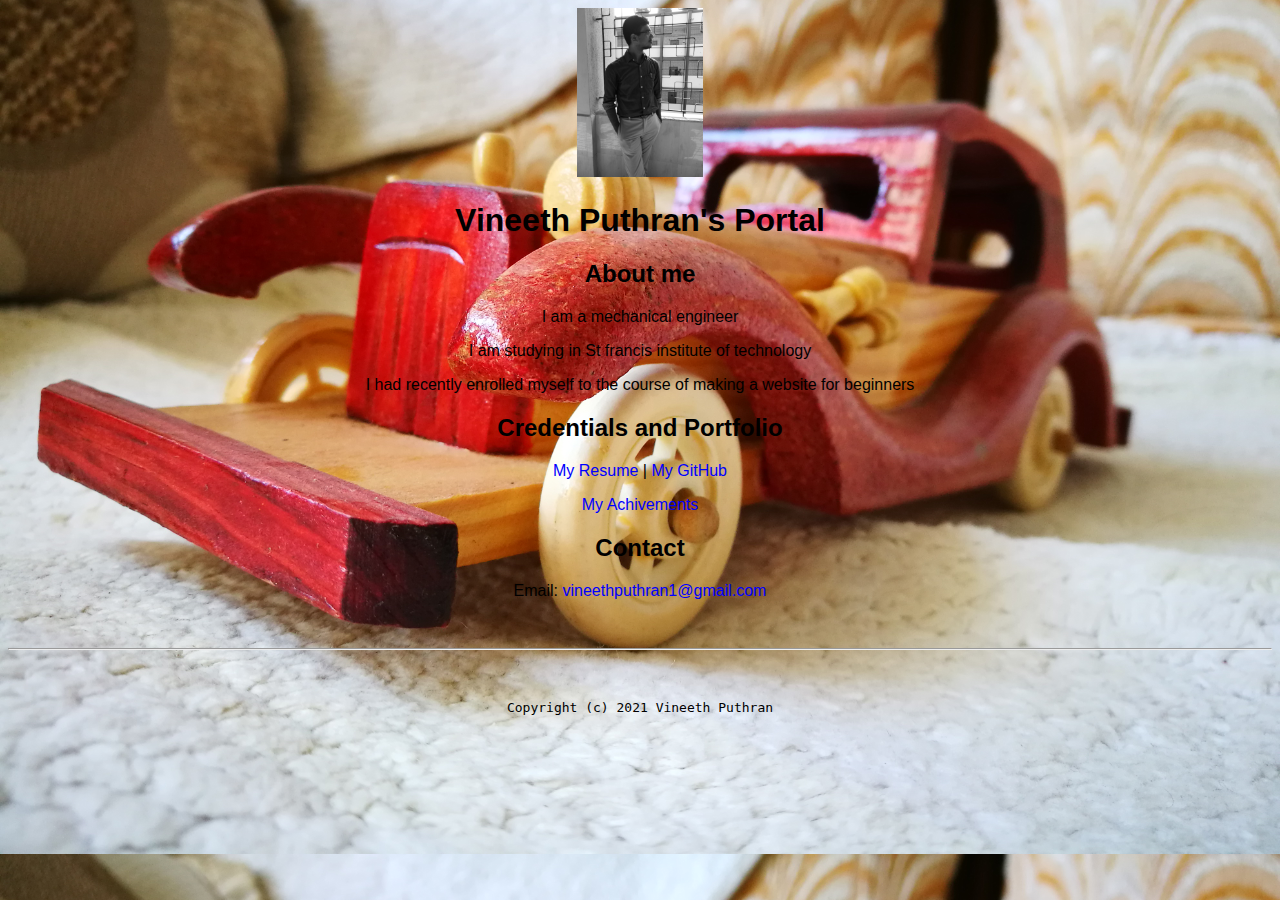
<file: index.html>
<!doctype html>

<!-- this is a comment for human! -->

<html lang="en">
  
  <header>
    <title>Vineeth Puthran's Potal</title>
    <link rel="stylesheet" href="css/master.css">
    <link rel="FaviconIcon" href="favicon.ico" type="image/x-icon">
    <link rel="shortcut" href="favicon.ico" type="image/x-icon">
    <meta name="viewport" content="width=device-width, initial-scale=1, shrink-to-fit=no">
    <meta name="name" content="Vineeth Puthran's Portal">
    <meta name="robots" content="noindex, nofoollow">

  </header>

  <body>
    <img src="images/profile.jpg" width="10%" height="10%"  alt ="banner">
    <h1>Vineeth Puthran's Portal</h1>
    <h2>About me</h2>
    <p>I am a mechanical engineer</p>
    <p>I am studying in St francis institute of technology</p>
    <p>I had recently enrolled myself to the course of making a website for beginners</p>
    <h2>Credentials and Portfolio</h2>

    <p><a href = "resume.html">My Resume</a> |<a href = "https://github.com/vineeth1075"> My GitHub</a></p>
    <p><a href = "a1.html">My Achivements</a></p>
    <h2>Contact</h2>

    <p>Email: <a href = "mailto:vineethputhran1@gmail.com">vineethputhran1@gmail.com</a></p>
  </body>

  <footer>
    <hr>
    <code>Copyright (c) 2021 Vineeth Puthran</code>
  </footer>

</html>
</file>
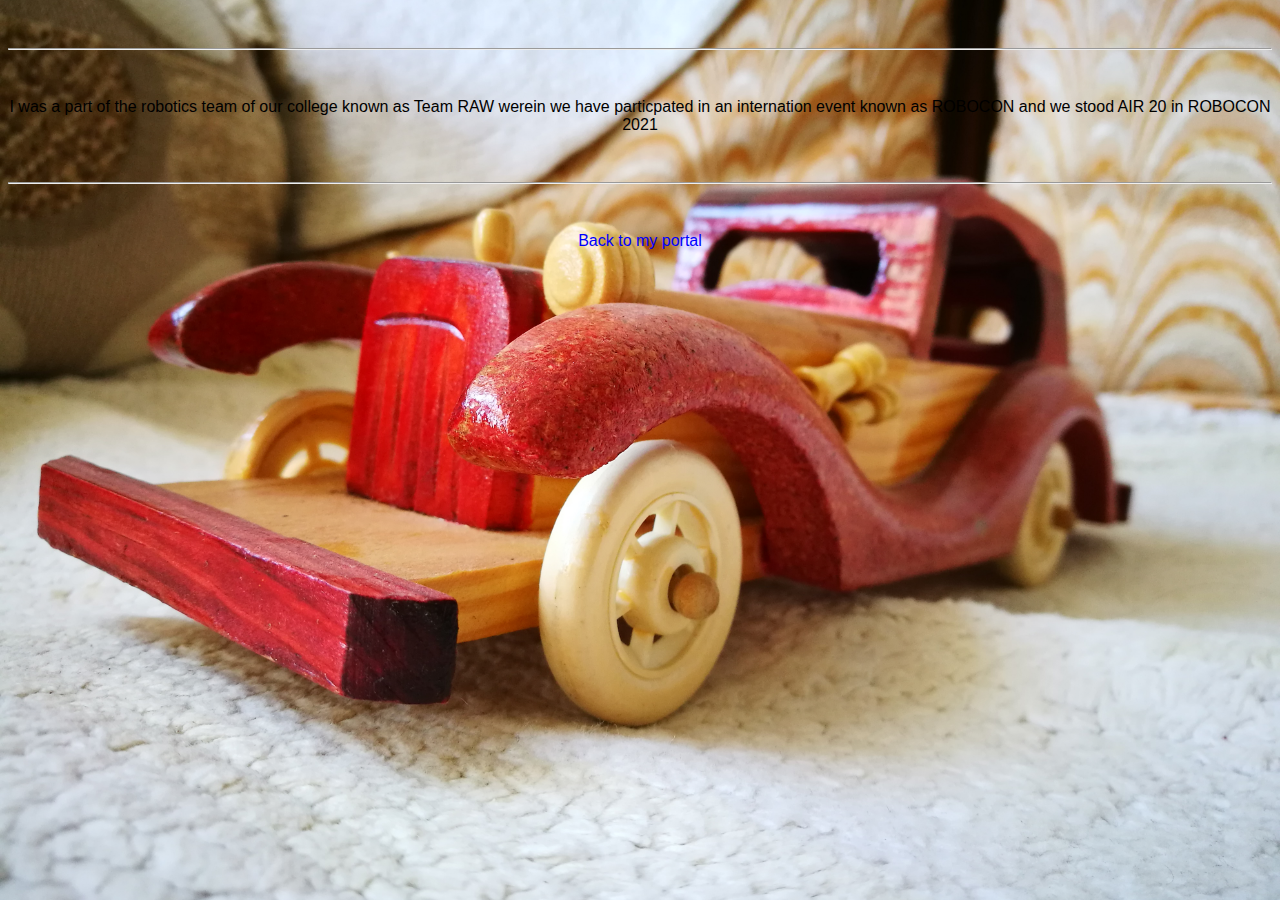
<file: a1.html>
<html lang="en">

  <header>
    <title>Achivements</title>
    <link rel="stylesheet" href="css/master.css">
    <link rel="FaviconIcon" href="favicon.ico" type="image/x-icon">
    <link rel="shortcut" href="favicon.ico" type="image/x-icon">
    <meta name="viewport" content="width=device-width, initial-scale=1, shrink-to-fit=no">
    <meta name="name" content="Achivements">
    <meta name="robots" content="noindex, nofoollow">
  </header>

  <body>
    <div class="a1">
    <hr>
    <p>I was a part of the robotics team of our college known as Team RAW werein we have particpated in an internation event known as ROBOCON and we stood AIR 20 in ROBOCON 2021</p>
    </div>
  </body>


  <footer>
  <hr>
  <p><a href="index.html">Back to my portal</a><p>
  </footer>

</html>
</file>
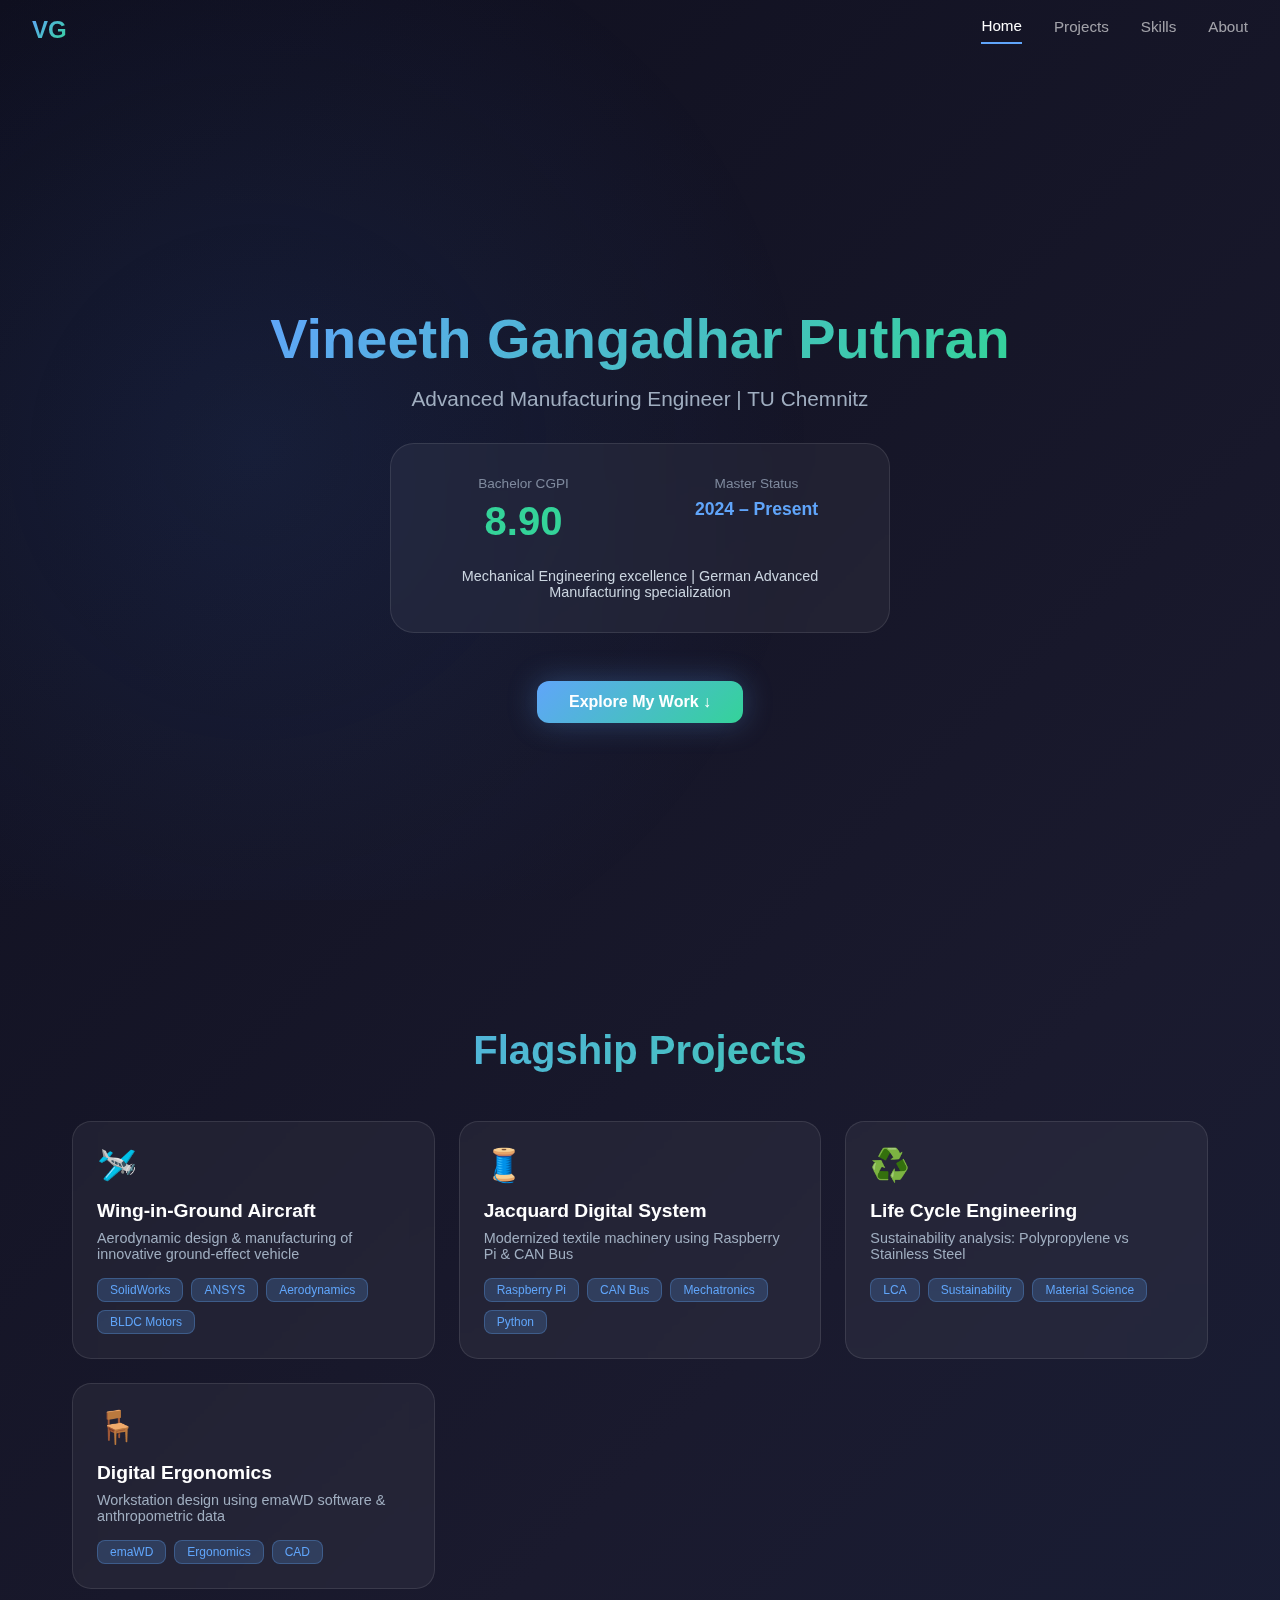
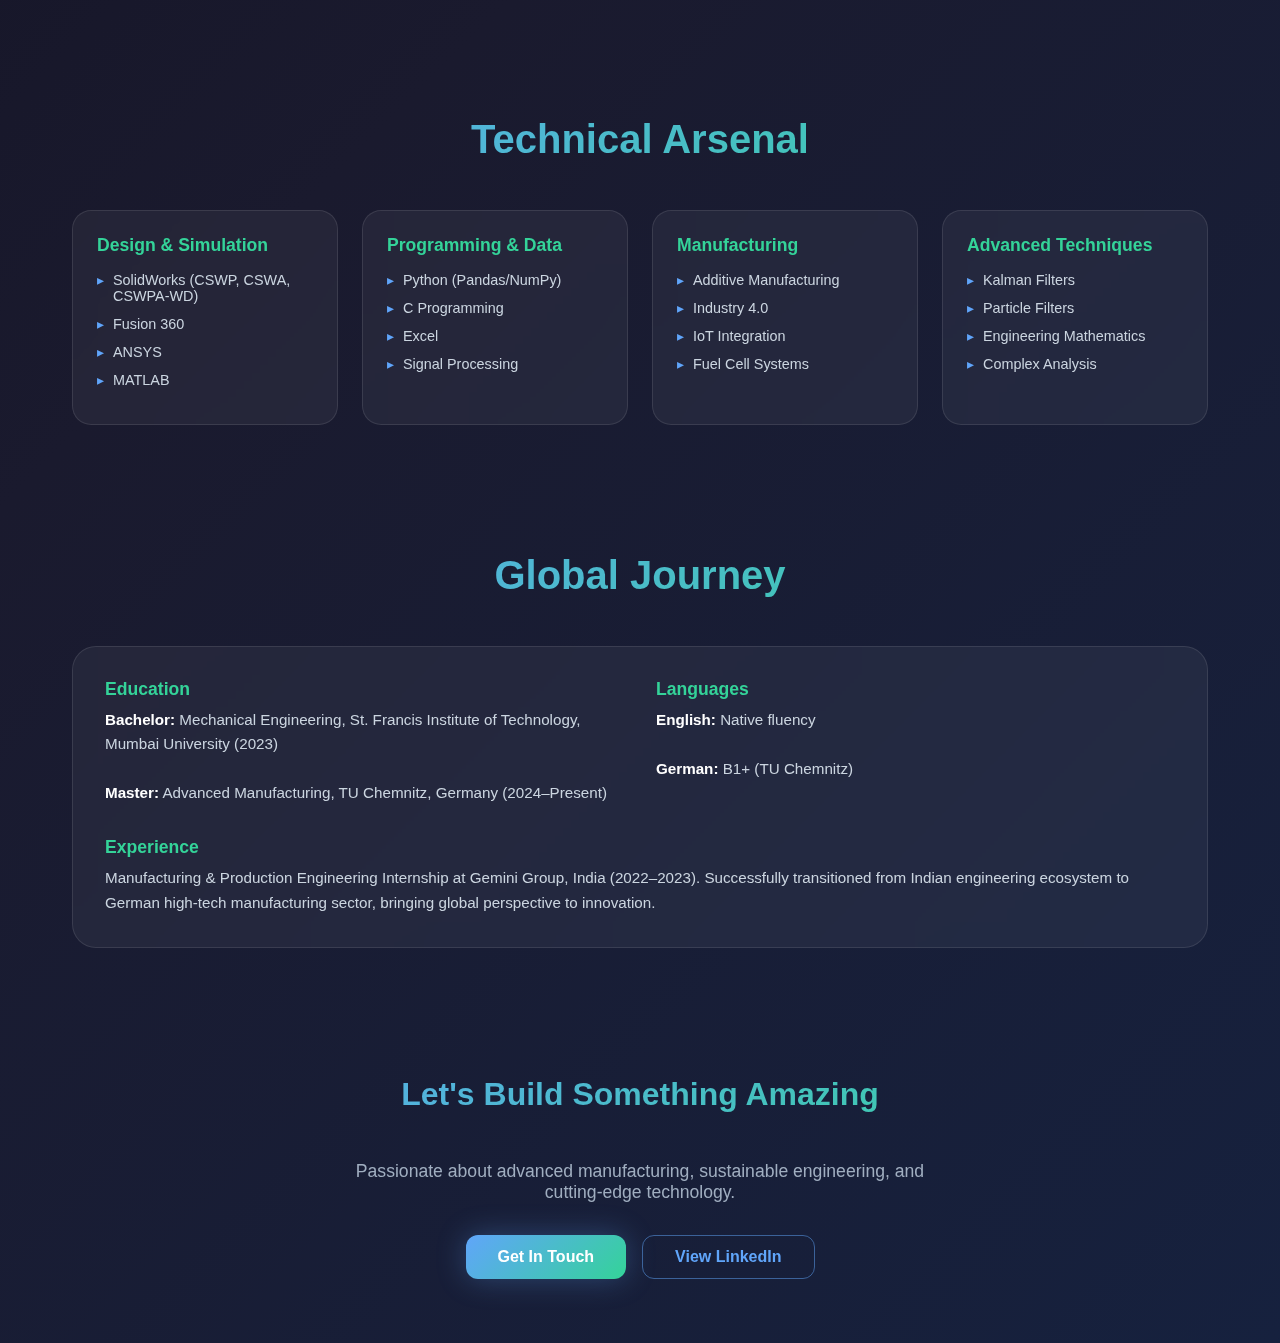
<file: index.html.html>
<!DOCTYPE html>
<html lang="en">
<head>
    <meta charset="UTF-8">
    <meta name="viewport" content="width=device-width, initial-scale=1.0">
    <title>Vineeth Gangadhar Puthran - Advanced Manufacturing Engineer</title>
    <style>
        * {
            margin: 0;
            padding: 0;
            box-sizing: border-box;
        }

        html {
            scroll-behavior: smooth;
        }

        body {
            font-family: 'Segoe UI', 'Helvetica Neue', sans-serif;
            background: linear-gradient(135deg, #0f0f1e 0%, #1a1a2e 50%, #16213e 100%);
            color: #fff;
            min-height: 100vh;
            position: relative;
            overflow-x: hidden;
        }

        /* Animated gradient background */
        body::before {
            content: '';
            position: fixed;
            top: 0;
            left: 0;
            right: 0;
            bottom: 0;
            background: radial-gradient(circle at 20% 50%, rgba(59,130,246,0.1) 0%, transparent 50%);
            pointer-events: none;
            z-index: 0;
        }

        /* Navigation */
        nav {
            position: fixed;
            top: 0;
            left: 0;
            right: 0;
            z-index: 100;
            padding: 1rem 2rem;
            display: flex;
            justify-content: space-between;
            align-items: center;
            transition: all 0.3s ease;
            background: transparent;
        }

        nav.scrolled {
            background: rgba(15,15,30,0.95);
            backdrop-filter: blur(10px);
        }

        .nav-logo {
            font-size: 1.5rem;
            font-weight: 700;
            background: linear-gradient(135deg, #60a5fa, #34d399);
            -webkit-background-clip: text;
            -webkit-text-fill-color: transparent;
            background-clip: text;
        }

        .nav-links {
            display: flex;
            gap: 2rem;
        }

        .nav-links button {
            background: none;
            border: none;
            color: #fff;
            cursor: pointer;
            font-size: 0.95rem;
            font-weight: 500;
            opacity: 0.6;
            transition: opacity 0.3s;
            padding-bottom: 0.5rem;
            position: relative;
        }

        .nav-links button.active {
            opacity: 1;
            border-bottom: 2px solid #60a5fa;
        }

        .nav-links button:hover {
            opacity: 1;
        }

        /* Main content */
        main {
            position: relative;
            z-index: 1;
        }

        /* Hero Section */
        .hero {
            min-height: 100vh;
            display: flex;
            flex-direction: column;
            justify-content: center;
            align-items: center;
            text-align: center;
            padding: 2rem;
            margin-top: 4rem;
        }

        .hero h1 {
            font-size: 3.5rem;
            font-weight: 700;
            margin-bottom: 1rem;
            background: linear-gradient(135deg, #60a5fa, #34d399);
            -webkit-background-clip: text;
            -webkit-text-fill-color: transparent;
            background-clip: text;
            animation: fadeInUp 1s ease-out;
        }

        .hero-subtitle {
            font-size: 1.3rem;
            color: #a0aec0;
            margin-bottom: 2rem;
            font-weight: 300;
            animation: fadeInUp 1.1s ease-out;
        }

        /* Credentials Card */
        .credentials-card {
            background: rgba(255,255,255,0.05);
            backdrop-filter: blur(10px);
            border: 1px solid rgba(255,255,255,0.1);
            border-radius: 1.5rem;
            padding: 2rem;
            max-width: 500px;
            margin-bottom: 3rem;
            animation: fadeInUp 1.2s ease-out;
        }

        .credentials-grid {
            display: grid;
            grid-template-columns: 1fr 1fr;
            gap: 2rem;
            margin-bottom: 1.5rem;
        }

        .credential-item {
            text-align: center;
        }

        .credential-label {
            font-size: 0.85rem;
            color: #7f8a9e;
            margin-bottom: 0.5rem;
        }

        .credential-value {
            font-size: 2.5rem;
            font-weight: 700;
            color: #34d399;
        }

        .credential-value.secondary {
            font-size: 1.1rem;
            color: #60a5fa;
        }

        .credentials-text {
            font-size: 0.9rem;
            color: #cbd5e0;
            text-align: center;
        }

        .cta-button {
            background: linear-gradient(135deg, #60a5fa, #34d399);
            border: none;
            color: #fff;
            padding: 0.75rem 2rem;
            border-radius: 0.75rem;
            font-size: 1rem;
            font-weight: 600;
            cursor: pointer;
            transition: all 0.3s;
            box-shadow: 0 0 30px rgba(96,165,250,0.3);
            animation: fadeInUp 1.3s ease-out;
        }

        .cta-button:hover {
            transform: translateY(-2px);
            box-shadow: 0 0 40px rgba(96,165,250,0.5);
        }

        /* Sections */
        section {
            position: relative;
            z-index: 1;
            padding: 4rem 2rem;
            max-width: 1200px;
            margin: 0 auto;
        }

        section h2 {
            font-size: 2.5rem;
            font-weight: 700;
            margin-bottom: 3rem;
            text-align: center;
            background: linear-gradient(135deg, #60a5fa, #34d399);
            -webkit-background-clip: text;
            -webkit-text-fill-color: transparent;
            background-clip: text;
        }

        /* Projects Grid */
        .projects-grid {
            display: grid;
            grid-template-columns: repeat(auto-fit, minmax(280px, 1fr));
            gap: 1.5rem;
        }

        .project-card {
            background: rgba(255,255,255,0.05);
            backdrop-filter: blur(10px);
            border: 1px solid rgba(255,255,255,0.1);
            border-radius: 1.2rem;
            padding: 1.5rem;
            transition: all 0.3s ease;
            cursor: pointer;
        }

        .project-card:hover {
            background: rgba(255,255,255,0.08);
            border-color: rgba(96,165,250,0.3);
            transform: translateY(-4px);
        }

        .project-icon {
            font-size: 2rem;
            margin-bottom: 1rem;
        }

        .project-card h3 {
            font-size: 1.2rem;
            font-weight: 600;
            margin-bottom: 0.5rem;
        }

        .project-desc {
            font-size: 0.9rem;
            color: #a0aec0;
            margin-bottom: 1rem;
        }

        .project-tags {
            display: flex;
            flex-wrap: wrap;
            gap: 0.5rem;
        }

        .tag {
            font-size: 0.75rem;
            background: rgba(96,165,250,0.2);
            color: #60a5fa;
            padding: 0.25rem 0.75rem;
            border-radius: 0.5rem;
            border: 1px solid rgba(96,165,250,0.3);
        }

        /* Skills Grid */
        .skills-grid {
            display: grid;
            grid-template-columns: repeat(auto-fit, minmax(250px, 1fr));
            gap: 1.5rem;
        }

        .skill-card {
            background: rgba(255,255,255,0.05);
            backdrop-filter: blur(10px);
            border: 1px solid rgba(255,255,255,0.1);
            border-radius: 1.2rem;
            padding: 1.5rem;
        }

        .skill-card h3 {
            font-size: 1.1rem;
            font-weight: 600;
            margin-bottom: 1rem;
            color: #34d399;
        }

        .skill-card ul {
            list-style: none;
        }

        .skill-card li {
            font-size: 0.9rem;
            color: #cbd5e0;
            margin-bottom: 0.75rem;
            padding-left: 1rem;
            position: relative;
        }

        .skill-card li::before {
            content: '▸';
            position: absolute;
            left: 0;
            color: #60a5fa;
        }

        /* About Section */
        .about-card {
            background: rgba(255,255,255,0.05);
            backdrop-filter: blur(10px);
            border: 1px solid rgba(255,255,255,0.1);
            border-radius: 1.5rem;
            padding: 2rem;
        }

        .about-grid {
            display: grid;
            grid-template-columns: 1fr 1fr;
            gap: 2rem;
            margin-bottom: 2rem;
        }

        .about-item h3 {
            font-size: 1.1rem;
            font-weight: 600;
            color: #34d399;
            margin-bottom: 0.5rem;
        }

        .about-item p {
            font-size: 0.95rem;
            color: #cbd5e0;
            line-height: 1.6;
        }

        .about-item strong {
            color: #fff;
        }

        /* CTA Section */
        .cta-section {
            text-align: center;
            padding: 4rem 2rem;
        }

        .cta-section h2 {
            font-size: 2rem;
        }

        .cta-text {
            font-size: 1.1rem;
            color: #a0aec0;
            margin-bottom: 2rem;
            max-width: 600px;
            margin-left: auto;
            margin-right: auto;
        }

        .button-group {
            display: flex;
            gap: 1rem;
            justify-content: center;
            flex-wrap: wrap;
        }

        .secondary-button {
            background: transparent;
            border: 1px solid rgba(96,165,250,0.5);
            color: #60a5fa;
            padding: 0.75rem 2rem;
            border-radius: 0.75rem;
            font-size: 1rem;
            font-weight: 600;
            cursor: pointer;
            transition: all 0.3s;
        }

        .secondary-button:hover {
            background: rgba(96,165,250,0.1);
            border-color: rgba(96,165,250,0.8);
        }

        /* Animations */
        @keyframes fadeInUp {
            from {
                opacity: 0;
                transform: translateY(30px);
            }
            to {
                opacity: 1;
                transform: translateY(0);
            }
        }

        /* Responsive */
        @media (max-width: 768px) {
            .hero h1 {
                font-size: 2.5rem;
            }

            .hero-subtitle {
                font-size: 1.1rem;
            }

            .nav-links {
                gap: 1rem;
            }

            .nav-links button {
                font-size: 0.85rem;
            }

            .credentials-grid {
                grid-template-columns: 1fr;
                gap: 1rem;
            }

            .about-grid {
                grid-template-columns: 1fr;
            }

            section {
                padding: 2rem 1rem;
            }

            section h2 {
                font-size: 1.8rem;
                margin-bottom: 2rem;
            }

            .cta-section h2 {
                font-size: 1.5rem;
            }
        }
    </style>
</head>
<body>
    <!-- Navigation -->
    <nav id="navbar">
        <div class="nav-logo">VG</div>
        <div class="nav-links">
            <button class="nav-btn active" data-section="hero">Home</button>
            <button class="nav-btn" data-section="projects">Projects</button>
            <button class="nav-btn" data-section="skills">Skills</button>
            <button class="nav-btn" data-section="about">About</button>
        </div>
    </nav>

    <main>
        <!-- Hero Section -->
        <section class="hero" id="hero">
            <h1>Vineeth Gangadhar Puthran</h1>
            <p class="hero-subtitle">Advanced Manufacturing Engineer | TU Chemnitz</p>
            
            <div class="credentials-card">
                <div class="credentials-grid">
                    <div class="credential-item">
                        <div class="credential-label">Bachelor CGPI</div>
                        <div class="credential-value">8.90</div>
                    </div>
                    <div class="credential-item">
                        <div class="credential-label">Master Status</div>
                        <div class="credential-value secondary">2024 – Present</div>
                    </div>
                </div>
                <div class="credentials-text">
                    Mechanical Engineering excellence | German Advanced Manufacturing specialization
                </div>
            </div>

            <button class="cta-button" onclick="scrollToSection('projects')">Explore My Work ↓</button>
        </section>

        <!-- Projects Section -->
        <section id="projects">
            <h2>Flagship Projects</h2>
            
            <div class="projects-grid">
                <div class="project-card">
                    <div class="project-icon">🛩️</div>
                    <h3>Wing-in-Ground Aircraft</h3>
                    <p class="project-desc">Aerodynamic design & manufacturing of innovative ground-effect vehicle</p>
                    <div class="project-tags">
                        <span class="tag">SolidWorks</span>
                        <span class="tag">ANSYS</span>
                        <span class="tag">Aerodynamics</span>
                        <span class="tag">BLDC Motors</span>
                    </div>
                </div>

                <div class="project-card">
                    <div class="project-icon">🧵</div>
                    <h3>Jacquard Digital System</h3>
                    <p class="project-desc">Modernized textile machinery using Raspberry Pi & CAN Bus</p>
                    <div class="project-tags">
                        <span class="tag">Raspberry Pi</span>
                        <span class="tag">CAN Bus</span>
                        <span class="tag">Mechatronics</span>
                        <span class="tag">Python</span>
                    </div>
                </div>

                <div class="project-card">
                    <div class="project-icon">♻️</div>
                    <h3>Life Cycle Engineering</h3>
                    <p class="project-desc">Sustainability analysis: Polypropylene vs Stainless Steel</p>
                    <div class="project-tags">
                        <span class="tag">LCA</span>
                        <span class="tag">Sustainability</span>
                        <span class="tag">Material Science</span>
                    </div>
                </div>

                <div class="project-card">
                    <div class="project-icon">🪑</div>
                    <h3>Digital Ergonomics</h3>
                    <p class="project-desc">Workstation design using emaWD software & anthropometric data</p>
                    <div class="project-tags">
                        <span class="tag">emaWD</span>
                        <span class="tag">Ergonomics</span>
                        <span class="tag">CAD</span>
                    </div>
                </div>
            </div>
        </section>

        <!-- Skills Section -->
        <section id="skills">
            <h2>Technical Arsenal</h2>
            
            <div class="skills-grid">
                <div class="skill-card">
                    <h3>Design & Simulation</h3>
                    <ul>
                        <li>SolidWorks (CSWP, CSWA, CSWPA-WD)</li>
                        <li>Fusion 360</li>
                        <li>ANSYS</li>
                        <li>MATLAB</li>
                    </ul>
                </div>

                <div class="skill-card">
                    <h3>Programming & Data</h3>
                    <ul>
                        <li>Python (Pandas/NumPy)</li>
                        <li>C Programming</li>
                        <li>Excel</li>
                        <li>Signal Processing</li>
                    </ul>
                </div>

                <div class="skill-card">
                    <h3>Manufacturing</h3>
                    <ul>
                        <li>Additive Manufacturing</li>
                        <li>Industry 4.0</li>
                        <li>IoT Integration</li>
                        <li>Fuel Cell Systems</li>
                    </ul>
                </div>

                <div class="skill-card">
                    <h3>Advanced Techniques</h3>
                    <ul>
                        <li>Kalman Filters</li>
                        <li>Particle Filters</li>
                        <li>Engineering Mathematics</li>
                        <li>Complex Analysis</li>
                    </ul>
                </div>
            </div>
        </section>

        <!-- About Section -->
        <section id="about">
            <h2>Global Journey</h2>
            
            <div class="about-card">
                <div class="about-grid">
                    <div class="about-item">
                        <h3>Education</h3>
                        <p>
                            <strong>Bachelor:</strong> Mechanical Engineering, St. Francis Institute of Technology, Mumbai University (2023)<br><br>
                            <strong>Master:</strong> Advanced Manufacturing, TU Chemnitz, Germany (2024–Present)
                        </p>
                    </div>
                    <div class="about-item">
                        <h3>Languages</h3>
                        <p>
                            <strong>English:</strong> Native fluency<br><br>
                            <strong>German:</strong> B1+ (TU Chemnitz)
                        </p>
                    </div>
                </div>
                <div class="about-item">
                    <h3>Experience</h3>
                    <p>
                        Manufacturing & Production Engineering Internship at Gemini Group, India (2022–2023). Successfully transitioned from Indian engineering ecosystem to German high-tech manufacturing sector, bringing global perspective to innovation.
                    </p>
                </div>
            </div>
        </section>

        <!-- CTA Section -->
        <section class="cta-section">
            <h2>Let's Build Something Amazing</h2>
            <p class="cta-text">
                Passionate about advanced manufacturing, sustainable engineering, and cutting-edge technology.
            </p>
            <div class="button-group">
                <button class="cta-button">Get In Touch</button>
                <button class="secondary-button">View LinkedIn</button>
            </div>
        </section>
    </main>

    <script>
        // Navigation scroll effect
        const navbar = document.getElementById('navbar');
        window.addEventListener('scroll', () => {
            if (window.scrollY > 50) {
                navbar.classList.add('scrolled');
            } else {
                navbar.classList.remove('scrolled');
            }
        });

        // Navigation buttons
        const navButtons = document.querySelectorAll('.nav-btn');
        navButtons.forEach(button => {
            button.addEventListener('click', () => {
                navButtons.forEach(btn => btn.classList.remove('active'));
                button.classList.add('active');
                const section = button.getAttribute('data-section');
                scrollToSection(section);
            });
        });

        // Scroll to section
        function scrollToSection(sectionId) {
            const section = document.getElementById(sectionId);
            if (section) {
                section.scrollIntoView({ behavior: 'smooth' });
            }
        }

        // Update active nav button on scroll
        window.addEventListener('scroll', () => {
            const sections = ['hero', 'projects', 'skills', 'about'];
            let currentSection = 'hero';

            sections.forEach(sectionId => {
                const section = document.getElementById(sectionId);
                if (section.offsetTop <= window.scrollY + 100) {
                    currentSection = sectionId;
                }
            });

            navButtons.forEach(btn => {
                btn.classList.remove('active');
                if (btn.getAttribute('data-section') === currentSection) {
                    btn.classList.add('active');
                }
            });
        });

        // Add click handlers to CTA buttons
        document.querySelectorAll('.cta-button').forEach(btn => {
            if (btn.textContent.includes('Get In Touch')) {
                btn.addEventListener('click', () => {
                    alert('Contact: vineeth@example.com\nLinkedIn: linkedin.com/in/vineeth-gangadhar\n\nFeel free to reach out!');
                });
            }
        });

        document.querySelectorAll('.secondary-button').forEach(btn => {
            if (btn.textContent.includes('LinkedIn')) {
                btn.addEventListener('click', () => {
                    window.open('https://www.linkedin.com/in/vineeth-gangadhar', '_blank');
                });
            }
        });
    </script>
</body>
</html>
</file>
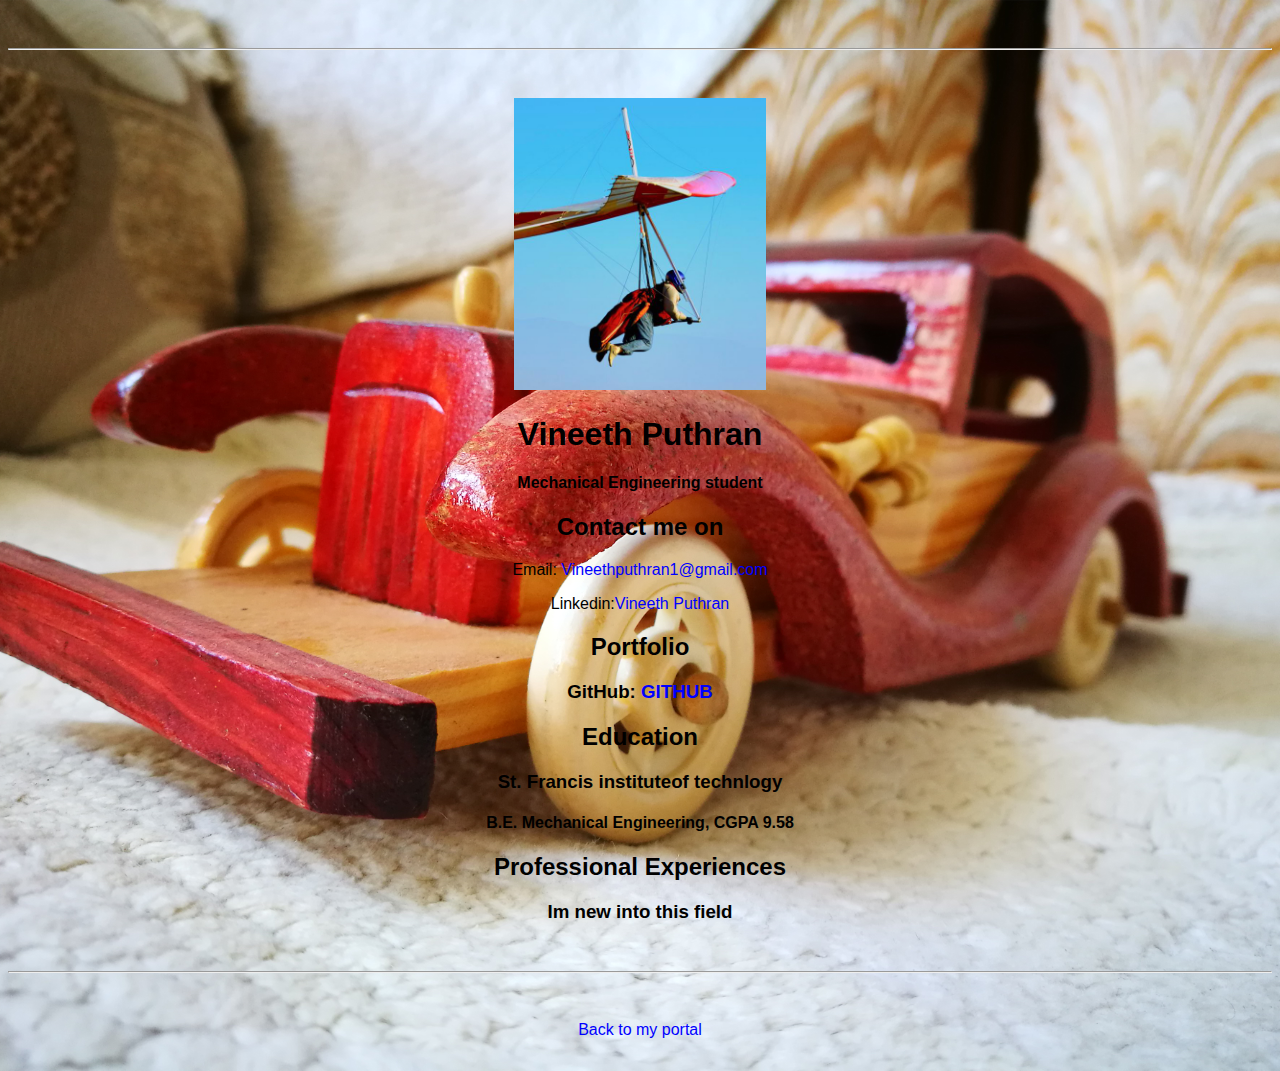
<file: resume.html>
<!doctype html>

<!-- this is a comment for human! -->

<html lang="en">

  <header>
    <title>Vineeth Puthran's Resume</title>
    <link rel="stylesheet" href="css/master.css">
    <link rel="FaviconIcon" href="favicon.ico" type="image/x-icon">
    <link rel="shortcut" href="favicon.ico" type="image/x-icon">
    <meta name="viewport" content="width=device-width, initial-scale=1, shrink-to-fit=no">
    <meta name="name" content="Vineeth Puthran's Portal">
    <meta name="robots" content="noindex, nofoollow">





  </header>

  <body>
    <hr>

    <img src="images/headshot.jpg" alt="Vineeth Puthran's headshot" width="20%">

    <h1>Vineeth Puthran</h1>
    <h4>Mechanical Engineering student</h4>
    <h2>Contact me on</h2>
    <p>Email: <a href="mailto:vineethputhran1@gmail.com" target="_blank">Vineethputhran1@gmail.com</a></p>
    <!-- don't post physical address, personal phone number or other personal information on the web! -->
    <p>Linkedin:<a href="https://www.linkedin.com/in/vineeth-puthran-a874a81aa/" target=_"blank">Vineeth Puthran</a></p>

    <h2>Portfolio</h2>
      <h3>GitHub: <a href="https://github.com/vineeth1075" target="_blank">GITHUB</a></h3>

    <h2>Education</h2>

    <h3>St. Francis instituteof technlogy</h3>
    <h4>B.E. Mechanical Engineering, CGPA 9.58</h4>

    <h2>Professional Experiences</h2>

    <h3>Im new into this field</h3>
  </body>

  <footer>
  <hr>
  <p><a href="index.html">Back to my portal</a><p>
  </footer>

</html>
</file>
<file: css/master.css>
/* Cascading stylesheet for the website */

/* Text inside these asterisks and slashes are comments for human */

  a {
    /* set the text color to blue here */
    color: blue;
    text-decoration: none; /* This means we do not want hyperlinks to be underlined */
  }

  a:hover {
    /* set the text color to red here */
    color: red;
    text-decoration: none; /* This means we do not want hyperlinks to be underlined */
  }

  body {
    /* set the background color here */
    background-image: url(../images/background.jpg);
    background-position: center;
    background-size: cover;
    background-blend-mode: ;
    /* set the text color to black here */
    color: black;
    /* set the font here */
    font-family: Arial, Helvatica, snas-serif;
    /* set the text alignment here */
    text-align: center;
   }



  footer {
    margin-top: 2rem;
    margin-bottom: 2rem;
  }

  h1 //bigfont for name
  {
    margin-bottom: 0.5rem;
    margin-top: 3rem;
   }

  h2 //blue text medium large
  {
    color: #075AAB;
    /* set both the bottom margin and top margin to 2.5rem here */
    margin-top: 2.5rem;
    margin-bottom: 2.5rem;
   }

  h3 //dark bold
  {
    margin-bottom: 0;
    margin-top: 2rem;
  }

  h4 //small bold
  {
    margin-bottom: 1rem;
    margin-top: 0.5rem;
  }

  h5
  {
    margin-top: 0.5rem;
  }

  hr {
    margin-bottom: 3rem;
    margin-top: 3rem;
  }

  /* this controls how the bullet points in the resume page looks */
  ul {
    display: table;
    margin: 0 auto;
    text-align: left;
  }
  .a2{
    image-orientation: left;
    <img src="images/St. francis Insitute of Technology-10_page-0001.jpg" alt="Achivements" width="20%">
  }
</file>
